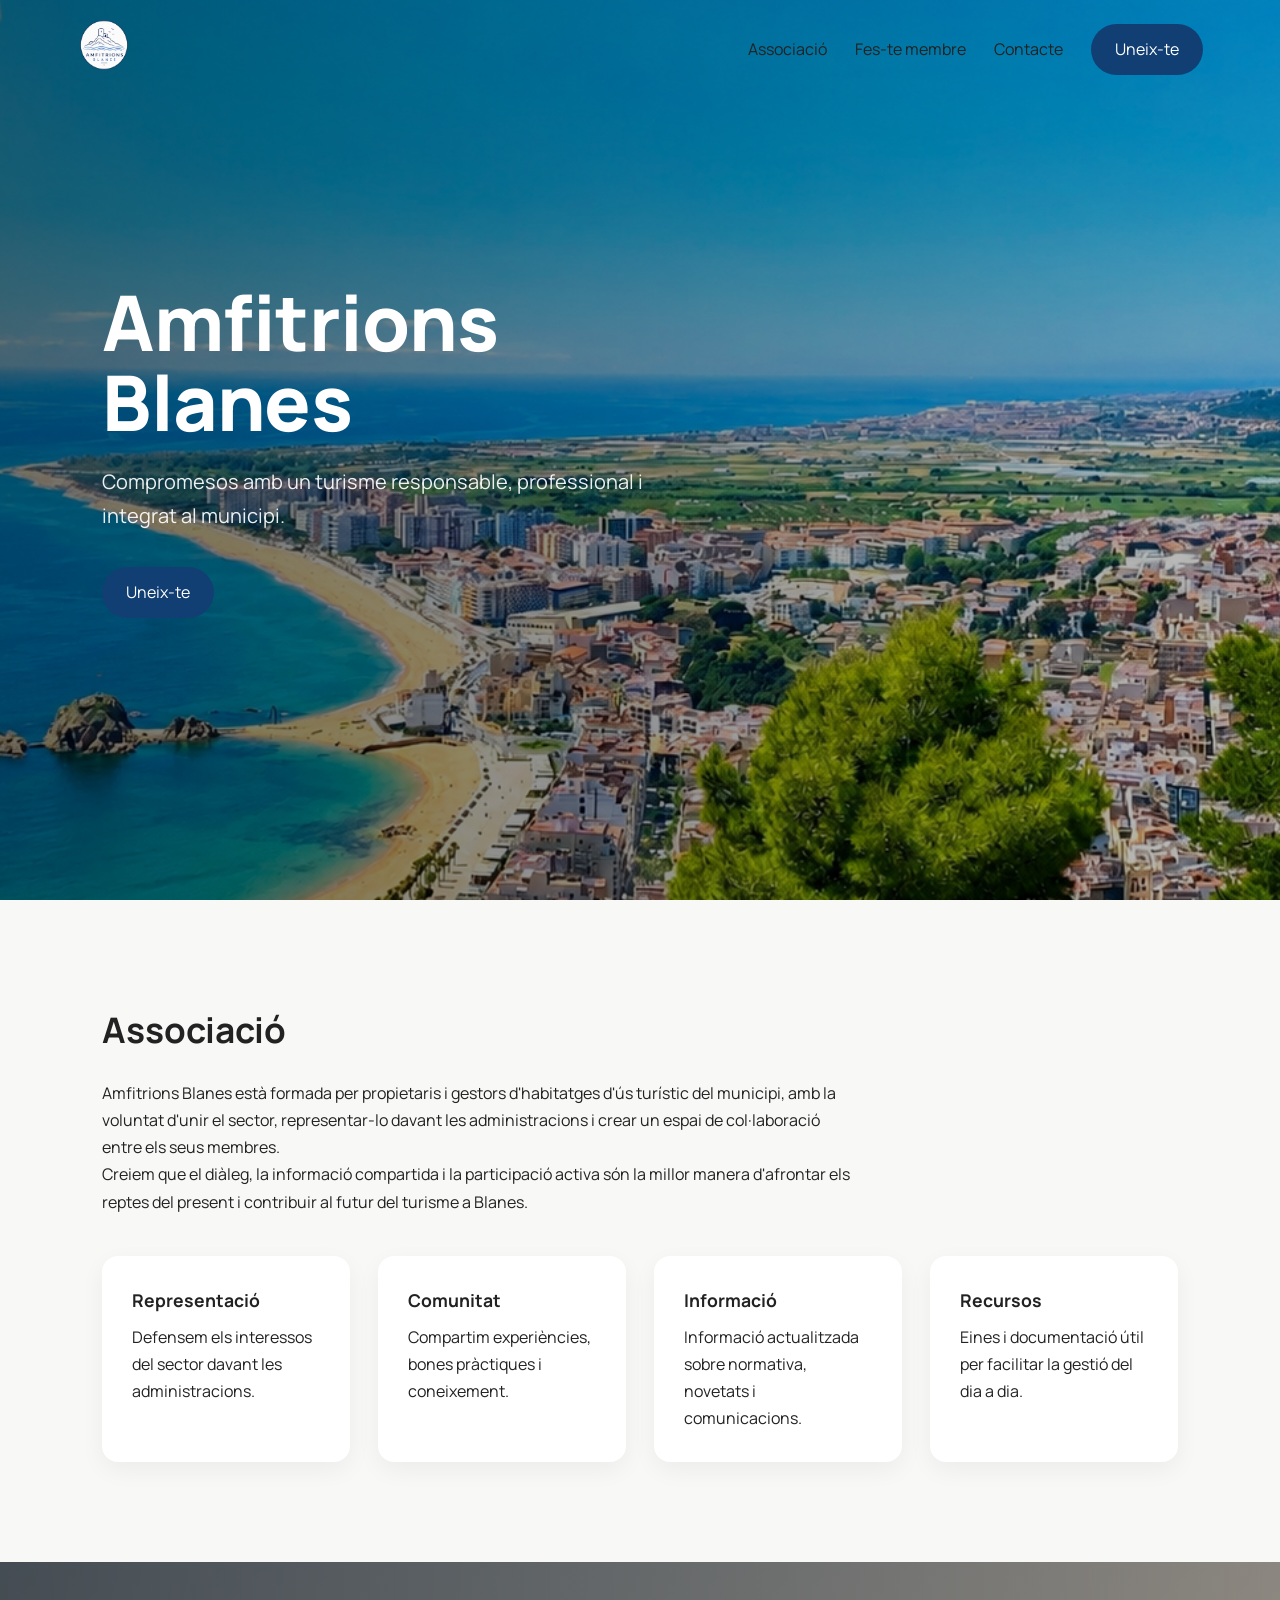
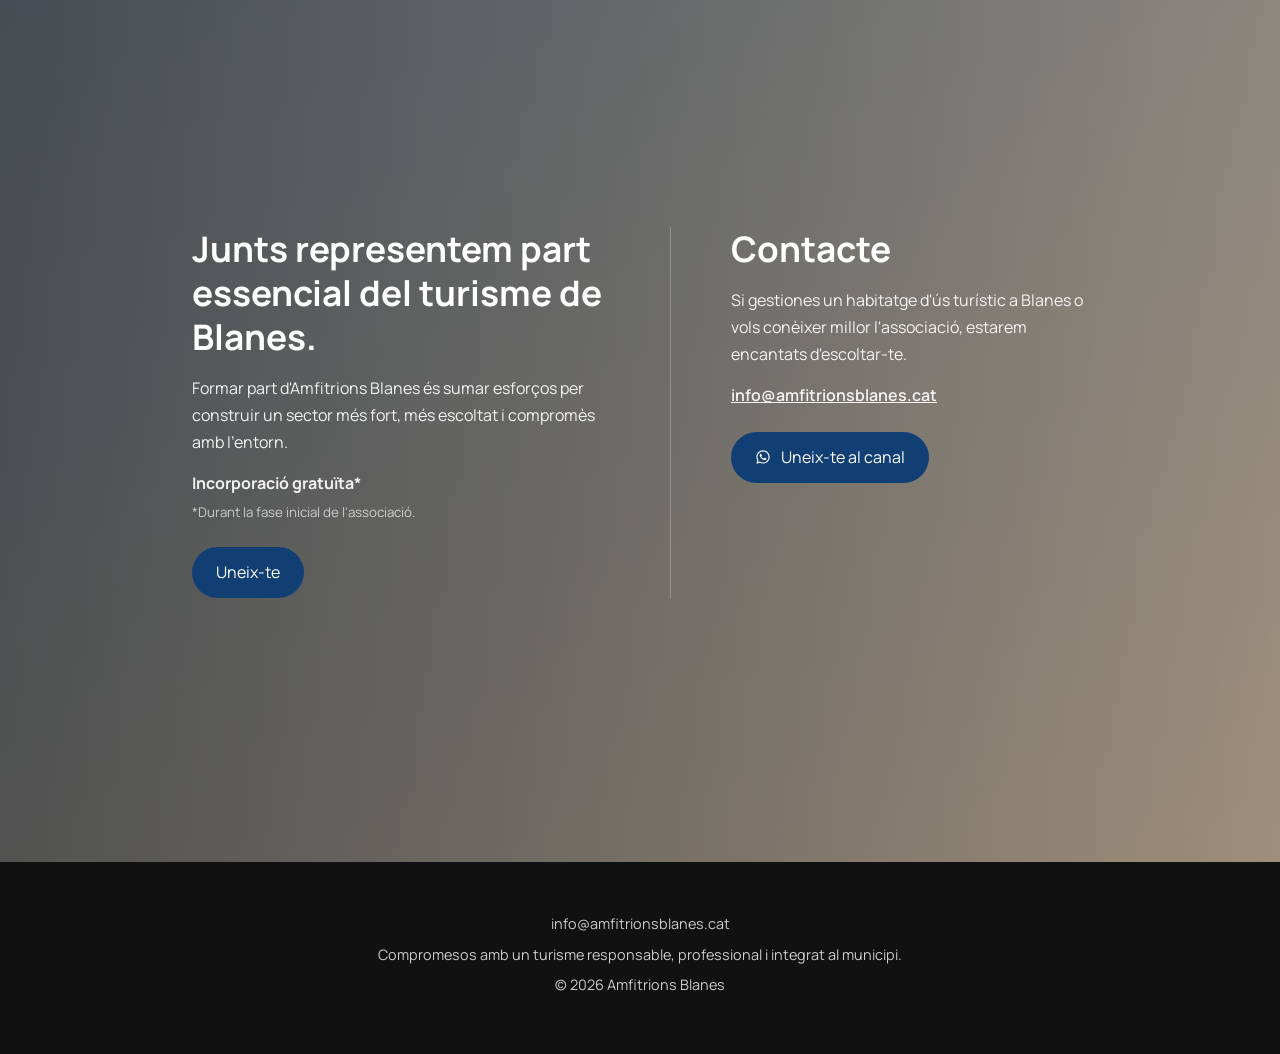
<file: index.html>
<!DOCTYPE html>
<html lang="ca">
<head>
<meta charset="UTF-8">
<meta name="viewport" content="width=device-width,initial-scale=1.0">
<title>Amfitrions Blanes</title>
<link rel="icon" href="favicon.ico">
<link rel="preconnect" href="https://fonts.googleapis.com">
<link rel="preconnect" href="https://fonts.gstatic.com" crossorigin>
<link href="https://fonts.googleapis.com/css2?family=Manrope:wght@400;500;600;700;800&display=swap" rel="stylesheet">
<link rel="stylesheet" href="style.css">
</head>
<body>
<header class="header">
  <div class="logo"><img src="images/logo.png" alt="Amfitrions Blanes"></div>

  <button class="burger" id="burger" aria-label="Obrir menú" aria-expanded="false">
    <span></span><span></span><span></span>
  </button>

  <nav id="nav">
    <a href="#associacio">Associació</a>
    <a href="#membre">Fes-te membre</a>
    <a href="#contacte">Contacte</a>
    <a class="btn" href="mailto:info@amfitrionsblanes.cat">Uneix-te</a>
  </nav>
</header>

<section class="hero">
  <img src="images/hero.jpg" alt="">
  <div class="overlay"></div>
  <div class="content">
    <h1>Amfitrions Blanes</h1>
    <p>Compromesos amb un turisme responsable, professional i integrat al municipi.</p>
    <a class="btn" href="mailto:info@amfitrionsblanes.cat">Uneix-te</a>
  </div>
</section>

<section id="associacio">
<h2>Associació</h2>
<p>Amfitrions Blanes està formada per propietaris i gestors d'habitatges d'ús turístic del municipi, amb la voluntat d'unir el sector, representar-lo davant les administracions i crear un espai de col·laboració entre els seus membres.</p>
<p>Creiem que el diàleg, la informació compartida i la participació activa són la millor manera d'afrontar els reptes del present i contribuir al futur del turisme a Blanes.</p>
<div class="grid">
<div><h3>Representació</h3><p>Defensem els interessos del sector davant les administracions.</p></div>
<div><h3>Comunitat</h3><p>Compartim experiències, bones pràctiques i coneixement.</p></div>
<div><h3>Informació</h3><p>Informació actualitzada sobre normativa, novetats i comunicacions.</p></div>
<div><h3>Recursos</h3><p>Eines i documentació útil per facilitar la gestió del dia a dia.</p></div>
</div></section>

<section class="cta-merged">
<div class="cta-grid">

  <div id="membre" class="cta-col">
    <h2>Junts representem part essencial del turisme de Blanes.</h2>
    <p>Formar part d'Amfitrions Blanes és sumar esforços per construir un sector més fort, més escoltat i compromès amb l'entorn.</p>
    <p><strong>Incorporació gratuïta*</strong><br><small>*Durant la fase inicial de l'associació.</small></p>
    <a class="btn" href="mailto:info@amfitrionsblanes.cat">Uneix-te</a>
  </div>

  <div id="contacte" class="cta-col">
    <h2>Contacte</h2>
    <p>Si gestiones un habitatge d'ús turístic a Blanes o vols conèixer millor l'associació, estarem encantats d'escoltar-te.</p>
    <p class="mail"><a href="mailto:info@amfitrionsblanes.cat">info@amfitrionsblanes.cat</a></p>
    <a class="btn btn-whatsapp" href="https://whatsapp.com/channel/0029Vb8JWbJDuMReYdjWYP35">
      <svg class="wa-icon" viewBox="0 0 24 24" aria-hidden="true"><path d="M12.04 2C6.58 2 2.13 6.45 2.13 11.91c0 1.74.45 3.44 1.32 4.94L2.05 22l5.28-1.38a9.9 9.9 0 0 0 4.71 1.2h.01c5.46 0 9.91-4.45 9.91-9.91C21.96 6.45 17.5 2 12.04 2Zm0 18.13a8.2 8.2 0 0 1-4.19-1.15l-.3-.18-3.13.82.84-3.05-.2-.31a8.2 8.2 0 0 1-1.26-4.35c0-4.54 3.7-8.24 8.25-8.24 2.2 0 4.27.86 5.83 2.41a8.19 8.19 0 0 1 2.41 5.83c0 4.55-3.7 8.24-8.25 8.24Zm4.52-6.17c-.25-.12-1.47-.72-1.7-.81-.23-.08-.4-.12-.56.13-.17.25-.64.81-.78.97-.15.17-.29.19-.54.06-.25-.12-1.04-.38-1.99-1.22-.73-.65-1.23-1.46-1.37-1.7-.15-.25-.02-.39.11-.51.11-.11.25-.29.37-.43.13-.15.17-.25.25-.41.08-.17.04-.31-.02-.44-.06-.12-.56-1.34-.76-1.84-.2-.48-.4-.42-.56-.43h-.48c-.16 0-.43.06-.66.31-.22.25-.86.85-.86 2.07 0 1.22.89 2.4 1.01 2.56.12.17 1.75 2.67 4.24 3.74.59.26 1.05.41 1.41.52.59.19 1.13.16 1.56.1.48-.07 1.47-.6 1.67-1.18.21-.58.21-1.07.15-1.18-.07-.1-.23-.16-.48-.29Z"/></svg>
      <span>Uneix-te al canal</span>
    </a>
  </div>

</div>
</section>

<footer>
<p>info@amfitrionsblanes.cat</p>
<p>Compromesos amb un turisme responsable, professional i integrat al municipi.</p>
<p>© 2026 Amfitrions Blanes</p></footer>
<script src="script.js"></script>
</body></html>
</file>
<file: style.css>
*{margin:0;padding:0;box-sizing:border-box}
html{scroll-behavior:smooth;-webkit-text-size-adjust:100%;text-size-adjust:100%}
body{font-family:'Manrope',system-ui,sans-serif;background:#f8f8f6;color:#222;line-height:1.7}

.header{position:fixed;top:0;width:100%;display:flex;justify-content:space-between;align-items:center;padding:18px 6%;background:transparent;transition:.3s;z-index:1000}
.header.scrolled{background:#f8f8f6;box-shadow:0 4px 18px rgba(0,0,0,.06)}
.logo img{height:54px}

nav{display:flex;gap:28px;align-items:center}
nav a{text-decoration:none;color:#222}
.btn{padding:12px 24px;border-radius:999px;background:#123f73;color:#fff;text-decoration:none;display:inline-block;border:none;font:inherit;cursor:pointer}
.btn-whatsapp{display:inline-flex;align-items:center;gap:10px}
.wa-icon{width:1em;height:1em;fill:#fff;flex-shrink:0}

/* Botó hamburguesa: ocult en escriptori */
.burger{display:none;flex-direction:column;justify-content:center;gap:5px;width:34px;height:34px;background:none;border:none;cursor:pointer;z-index:1100}
.burger span{display:block;height:3px;width:100%;background:#123f73;border-radius:2px;transition:.3s}
.burger.open span:nth-child(1){transform:translateY(8px) rotate(45deg)}
.burger.open span:nth-child(2){opacity:0}
.burger.open span:nth-child(3){transform:translateY(-8px) rotate(-45deg)}

/* Hero: pantalla completa, amb parallax */
.hero{position:relative;min-height:100vh;min-height:100dvh;display:flex;align-items:center;overflow:hidden}
.hero img{position:absolute;width:100%;height:130%;top:-15%;left:0;object-fit:cover}
.overlay{position:absolute;inset:0;background:linear-gradient(90deg,rgba(0,0,0,.55),rgba(0,0,0,.25))}
.content{position:relative;max-width:760px;padding:8%;color:#fff}
.content h1{font-size:clamp(2.6rem,6vw,4.8rem);font-weight:800;line-height:1.05;margin-bottom:22px;letter-spacing:-.01em}
.content p{margin-bottom:34px;font-size:clamp(1rem,2vw,1.25rem);opacity:.92}

/* Fes-te membre + Contacte fusionats: degradat gris-marronós, dues columnes */
.cta-merged{position:relative;min-height:100vh;min-height:100dvh;display:flex;align-items:center;
  background:
    linear-gradient(90deg,rgba(0,0,0,.5),rgba(0,0,0,.2)),
    linear-gradient(135deg,#8a9aa8,#c7b299);
}
.cta-grid{display:grid;grid-template-columns:1fr 1fr;gap:60px;max-width:1100px;margin:0 auto;width:100%;padding:8%}
.cta-col{color:#fff}
.cta-col:last-child{border-left:1px solid rgba(255,255,255,.25);padding-left:60px}
.cta-col h2{font-size:clamp(1.5rem,3.4vw,2.2rem);line-height:1.25;margin-bottom:16px}
.cta-col p{margin-bottom:14px;opacity:.92}
.cta-col small{opacity:.75}
.cta-col .mail a{color:#fff;font-weight:600;text-decoration:underline}
.cta-col .btn{margin-top:8px}

/* Seccions de contingut pla (Associació) */
section:not(.hero):not(.cta-merged){padding:100px 8%}
section:not(.hero):not(.cta-merged) h2{font-size:clamp(1.6rem,3vw,2.2rem);margin-bottom:20px}
#associacio p{max-width:760px}
.grid{display:grid;grid-template-columns:repeat(auto-fit,minmax(220px,1fr));gap:28px;margin-top:40px}
.grid div{background:#fff;padding:30px;border-radius:16px;box-shadow:0 8px 24px rgba(0,0,0,.05)}
.grid h3{font-size:1.1rem;margin-bottom:8px}

footer{background:#111;color:#eee;text-align:center;padding:50px 20px}
footer p{margin-bottom:6px;font-size:.9rem;opacity:.85}

@media(max-width:1024px){
  .burger{display:flex}

  nav{
    position:fixed;
    top:0; right:0;
    height:100vh;
    width:min(78vw,320px);
    background:#f8f8f6;
    flex-direction:column;
    justify-content:center;
    align-items:flex-start;
    gap:26px;
    padding:40px 10%;
    transform:translateX(100%);
    transition:transform .35s ease;
    box-shadow:-8px 0 24px rgba(0,0,0,.12);
  }
  nav.open{transform:translateX(0)}
  nav a{font-size:1.1rem}
  nav a.btn{margin-top:10px}

  .cta-grid{grid-template-columns:1fr;gap:0}
  .cta-col:last-child{border-left:none;padding-left:0;border-top:1px solid rgba(255,255,255,.25);padding-top:30px;margin-top:30px}
}
</file>
